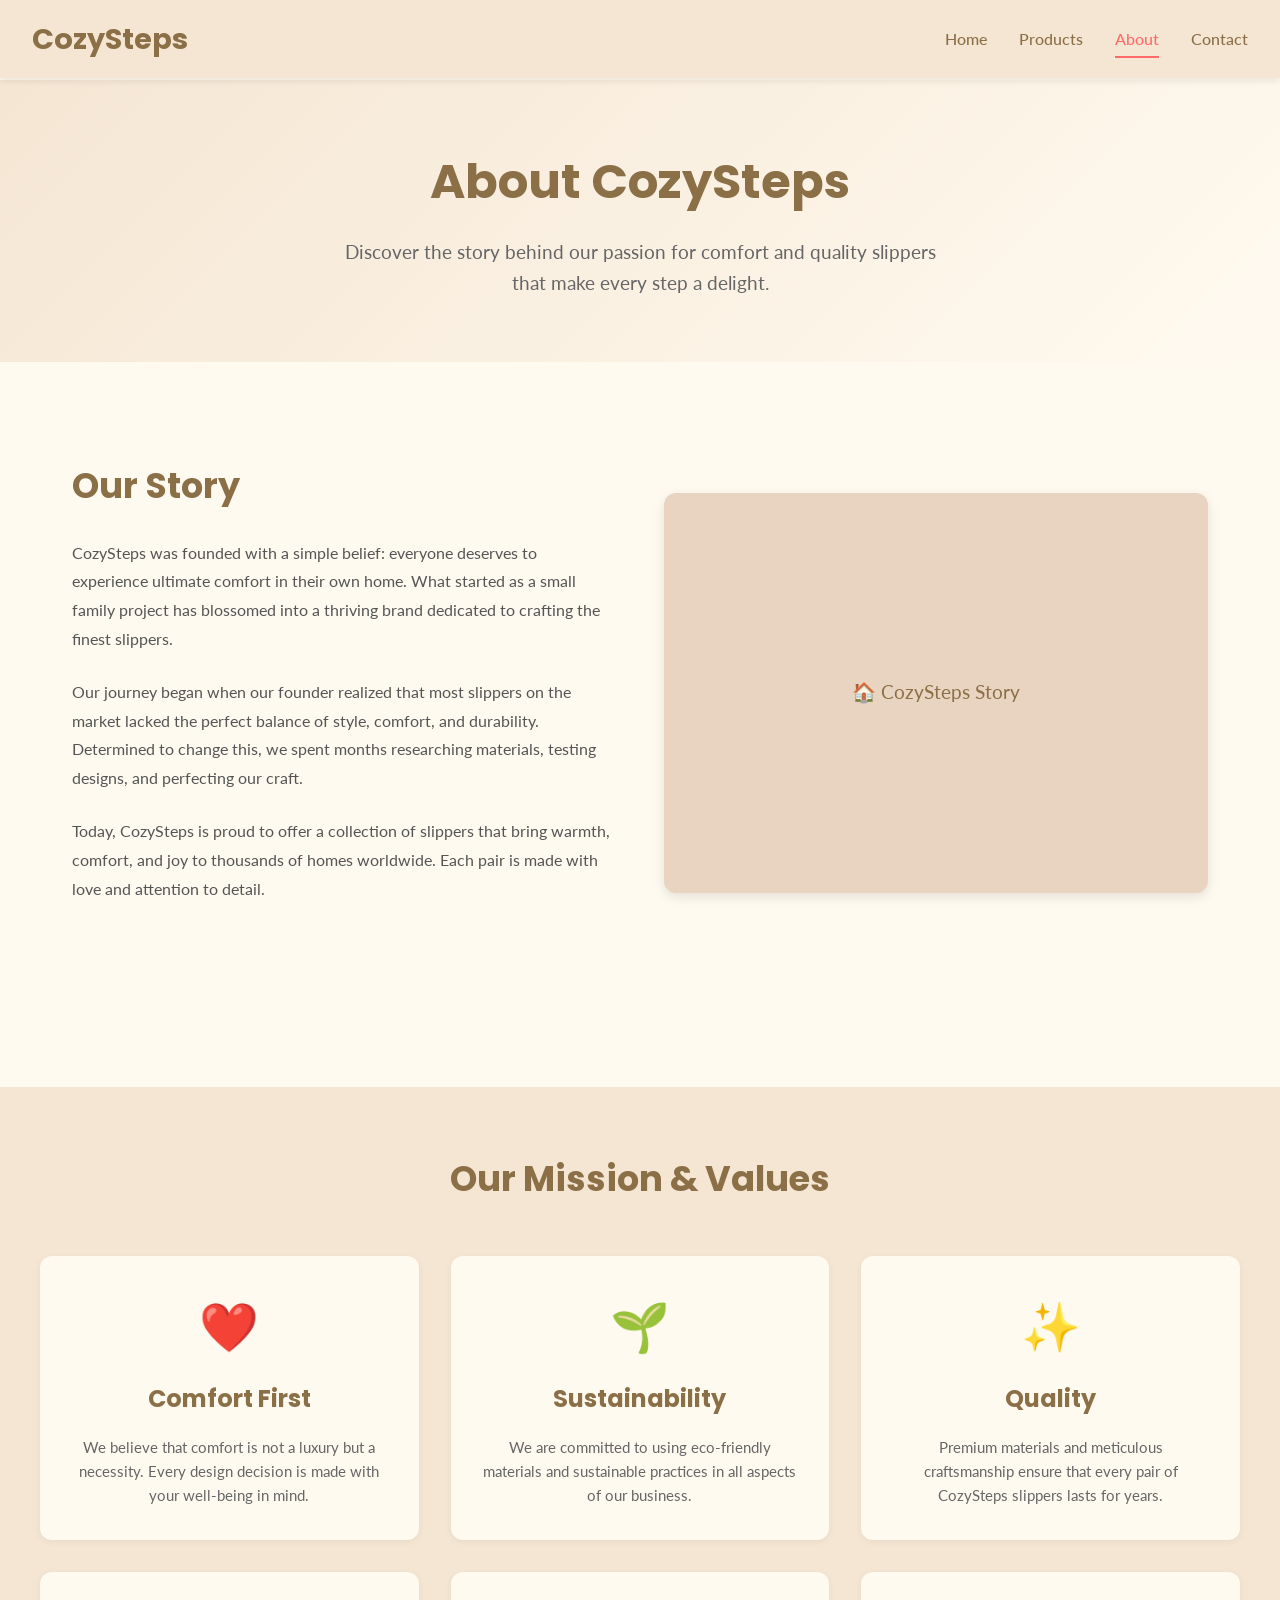
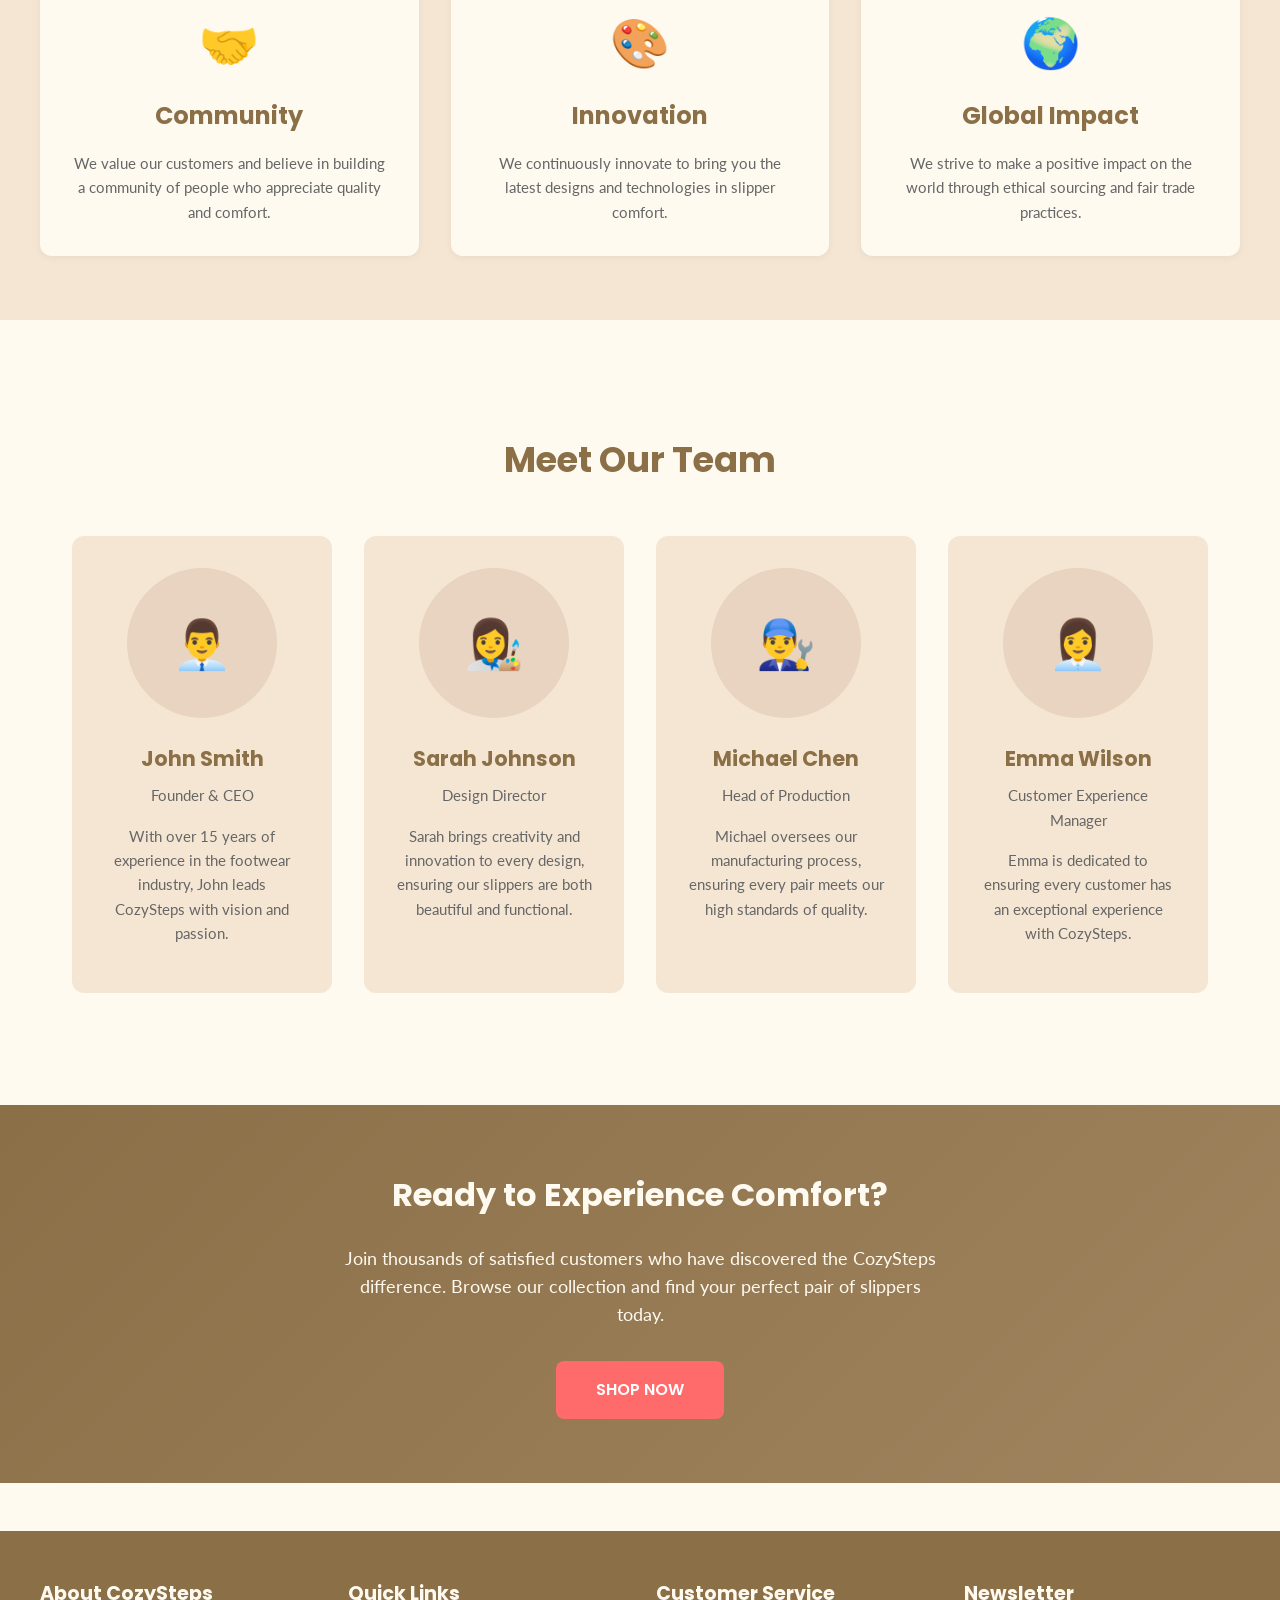
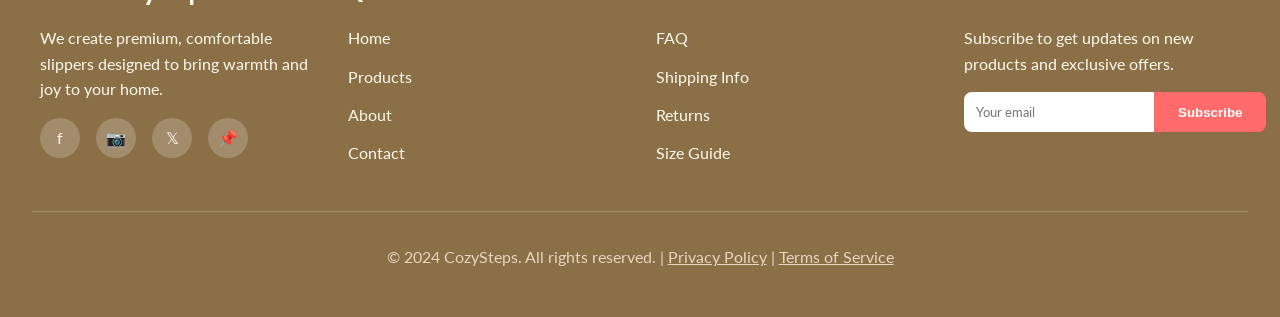
<file: output/about.html>
<!DOCTYPE html>
<html lang="en">
<head>
    <meta charset="UTF-8">
    <meta name="viewport" content="width=device-width, initial-scale=1.0">
    <title>About Us - CozySteps Slippers</title>
    <link rel="preconnect" href="https://fonts.googleapis.com">
    <link rel="preconnect" href="https://fonts.gstatic.com" crossorigin>
    <link href="https://fonts.googleapis.com/css2?family=Poppins:wght@600;700&family=Lato:wght@400;500&display=swap" rel="stylesheet">
    <style>
        * {
            margin: 0;
            padding: 0;
            box-sizing: border-box;
        }

        body {
            font-family: 'Lato', sans-serif;
            background-color: #FFFAF0;
            color: #333;
            line-height: 1.6;
        }

        /* Navigation Bar */
        nav {
            background-color: #F5E6D3;
            padding: 1rem 2rem;
            display: flex;
            justify-content: space-between;
            align-items: center;
            position: fixed;
            width: 100%;
            top: 0;
            z-index: 1000;
            box-shadow: 0 2px 8px rgba(0, 0, 0, 0.1);
        }

        .logo {
            font-family: 'Poppins', sans-serif;
            font-size: 1.8rem;
            font-weight: 700;
            color: #8B6F47;
            text-decoration: none;
        }

        .nav-menu {
            display: flex;
            list-style: none;
            gap: 2rem;
        }

        .nav-menu a {
            text-decoration: none;
            color: #8B6F47;
            font-weight: 500;
            transition: color 0.3s ease;
        }

        .nav-menu a:hover {
            color: #FF6B6B;
        }

        .nav-menu a.active {
            color: #FF6B6B;
            border-bottom: 2px solid #FF6B6B;
            padding-bottom: 0.5rem;
        }

        /* Main Content */
        main {
            margin-top: 80px;
            padding: 0;
        }

        /* Hero Section */
        .hero {
            background: linear-gradient(135deg, #F5E6D3 0%, #FFFAF0 100%);
            padding: 4rem 2rem;
            text-align: center;
            margin-bottom: 3rem;
        }

        .hero h1 {
            font-family: 'Poppins', sans-serif;
            font-size: 3rem;
            color: #8B6F47;
            margin-bottom: 1rem;
        }

        .hero p {
            font-size: 1.2rem;
            color: #666;
            max-width: 600px;
            margin: 0 auto;
        }

        /* About Section */
        .about-section {
            max-width: 1200px;
            margin: 0 auto;
            padding: 3rem 2rem;
        }

        .about-content {
            display: grid;
            grid-template-columns: 1fr 1fr;
            gap: 3rem;
            align-items: center;
            margin-bottom: 4rem;
        }

        .about-text h2 {
            font-family: 'Poppins', sans-serif;
            font-size: 2.2rem;
            color: #8B6F47;
            margin-bottom: 1.5rem;
        }

        .about-text p {
            font-size: 1rem;
            color: #555;
            margin-bottom: 1.5rem;
            line-height: 1.8;
        }

        .about-image {
            width: 100%;
            height: 400px;
            background-color: #E8D4C0;
            border-radius: 12px;
            display: flex;
            align-items: center;
            justify-content: center;
            color: #8B6F47;
            font-size: 1.2rem;
            box-shadow: 0 4px 12px rgba(0, 0, 0, 0.1);
        }

        /* Mission & Values Section */
        .mission-values {
            background-color: #F5E6D3;
            padding: 4rem 2rem;
            margin: 3rem 0;
        }

        .mission-values h2 {
            font-family: 'Poppins', sans-serif;
            font-size: 2.2rem;
            color: #8B6F47;
            text-align: center;
            margin-bottom: 3rem;
        }

        .values-grid {
            display: grid;
            grid-template-columns: repeat(auto-fit, minmax(280px, 1fr));
            gap: 2rem;
            max-width: 1200px;
            margin: 0 auto;
        }

        .value-card {
            background-color: #FFFAF0;
            padding: 2rem;
            border-radius: 12px;
            text-align: center;
            box-shadow: 0 2px 8px rgba(0, 0, 0, 0.05);
            transition: transform 0.3s ease, box-shadow 0.3s ease;
        }

        .value-card:hover {
            transform: translateY(-5px);
            box-shadow: 0 4px 16px rgba(0, 0, 0, 0.1);
        }

        .value-icon {
            font-size: 3rem;
            margin-bottom: 1rem;
        }

        .value-card h3 {
            font-family: 'Poppins', sans-serif;
            font-size: 1.5rem;
            color: #8B6F47;
            margin-bottom: 1rem;
        }

        .value-card p {
            font-size: 0.95rem;
            color: #666;
            line-height: 1.6;
        }

        /* Team Section */
        .team-section {
            max-width: 1200px;
            margin: 0 auto;
            padding: 4rem 2rem;
        }

        .team-section h2 {
            font-family: 'Poppins', sans-serif;
            font-size: 2.2rem;
            color: #8B6F47;
            text-align: center;
            margin-bottom: 3rem;
        }

        .team-grid {
            display: grid;
            grid-template-columns: repeat(auto-fit, minmax(250px, 1fr));
            gap: 2rem;
        }

        .team-member {
            text-align: center;
            background-color: #F5E6D3;
            padding: 2rem;
            border-radius: 12px;
            transition: transform 0.3s ease;
        }

        .team-member:hover {
            transform: translateY(-5px);
        }

        .member-image {
            width: 150px;
            height: 150px;
            background-color: #E8D4C0;
            border-radius: 50%;
            margin: 0 auto 1.5rem;
            display: flex;
            align-items: center;
            justify-content: center;
            color: #8B6F47;
            font-size: 3rem;
        }

        .team-member h3 {
            font-family: 'Poppins', sans-serif;
            font-size: 1.3rem;
            color: #8B6F47;
            margin-bottom: 0.5rem;
        }

        .team-member p {
            font-size: 0.95rem;
            color: #666;
            margin-bottom: 1rem;
        }

        /* CTA Section */
        .cta-section {
            background: linear-gradient(135deg, #8B6F47 0%, #A0845F 100%);
            color: #FFFAF0;
            padding: 4rem 2rem;
            text-align: center;
            margin: 3rem 0;
        }

        .cta-section h2 {
            font-family: 'Poppins', sans-serif;
            font-size: 2rem;
            margin-bottom: 1.5rem;
        }

        .cta-section p {
            font-size: 1.1rem;
            margin-bottom: 2rem;
            max-width: 600px;
            margin-left: auto;
            margin-right: auto;
        }

        .cta-button {
            background-color: #FF6B6B;
            color: white;
            padding: 1rem 2.5rem;
            text-decoration: none;
            border: none;
            border-radius: 8px;
            font-family: 'Poppins', sans-serif;
            font-size: 1rem;
            font-weight: 600;
            text-transform: uppercase;
            cursor: pointer;
            transition: background-color 0.3s ease, transform 0.2s ease;
            display: inline-block;
        }

        .cta-button:hover {
            background-color: #FF5252;
            transform: scale(1.05);
        }

        /* Footer */
        footer {
            background-color: #8B6F47;
            color: #FFFAF0;
            padding: 3rem 2rem;
            margin-top: 3rem;
        }

        .footer-content {
            max-width: 1200px;
            margin: 0 auto;
            display: grid;
            grid-template-columns: repeat(auto-fit, minmax(250px, 1fr));
            gap: 2rem;
            margin-bottom: 2rem;
        }

        .footer-section h3 {
            font-family: 'Poppins', sans-serif;
            font-size: 1.2rem;
            margin-bottom: 1rem;
        }

        .footer-section ul {
            list-style: none;
        }

        .footer-section ul li {
            margin-bottom: 0.8rem;
        }

        .footer-section a {
            color: #FFFAF0;
            text-decoration: none;
            transition: color 0.3s ease;
        }

        .footer-section a:hover {
            color: #FF6B6B;
        }

        .newsletter-form {
            display: flex;
            margin-top: 1rem;
        }

        .newsletter-form input {
            flex: 1;
            padding: 0.75rem;
            border: none;
            border-radius: 8px 0 0 8px;
            font-family: 'Lato', sans-serif;
        }

        .newsletter-form button {
            padding: 0.75rem 1.5rem;
            background-color: #FF6B6B;
            color: white;
            border: none;
            border-radius: 0 8px 8px 0;
            cursor: pointer;
            font-weight: 600;
            transition: background-color 0.3s ease;
        }

        .newsletter-form button:hover {
            background-color: #FF5252;
        }

        .social-links {
            display: flex;
            gap: 1rem;
            margin-top: 1rem;
        }

        .social-links a {
            display: inline-flex;
            align-items: center;
            justify-content: center;
            width: 40px;
            height: 40px;
            background-color: rgba(255, 255, 255, 0.2);
            border-radius: 50%;
            transition: background-color 0.3s ease;
        }

        .social-links a:hover {
            background-color: #FF6B6B;
        }

        .footer-bottom {
            border-top: 1px solid rgba(255, 255, 255, 0.2);
            padding-top: 2rem;
            text-align: center;
            color: #E8D4C0;
        }

        /* Responsive Design */
        @media (max-width: 768px) {
            nav {
                padding: 1rem;
            }

            .logo {
                font-size: 1.5rem;
            }

            .nav-menu {
                gap: 1rem;
                font-size: 0.9rem;
            }

            main {
                margin-top: 70px;
            }

            .hero h1 {
                font-size: 2rem;
            }

            .hero p {
                font-size: 1rem;
            }

            .about-content {
                grid-template-columns: 1fr;
                gap: 2rem;
            }

            .about-image {
                height: 300px;
            }

            .about-text h2 {
                font-size: 1.8rem;
            }

            .mission-values h2,
            .team-section h2 {
                font-size: 1.8rem;
            }

            .values-grid {
                grid-template-columns: 1fr;
            }

            .team-grid {
                grid-template-columns: 1fr;
            }

            .cta-section h2 {
                font-size: 1.5rem;
            }

            .cta-section p {
                font-size: 1rem;
            }
        }

        @media (max-width: 480px) {
            nav {
                flex-direction: column;
                gap: 1rem;
            }

            .nav-menu {
                flex-direction: column;
                gap: 0.5rem;
                text-align: center;
            }

            .hero {
                padding: 2rem 1rem;
            }

            .hero h1 {
                font-size: 1.5rem;
            }

            .about-section,
            .team-section {
                padding: 2rem 1rem;
            }

            .mission-values {
                padding: 2rem 1rem;
            }

            .values-grid,
            .team-grid {
                gap: 1.5rem;
            }

            .cta-button {
                padding: 0.8rem 2rem;
                font-size: 0.9rem;
            }

            .footer-content {
                grid-template-columns: 1fr;
                gap: 1.5rem;
            }
        }
    </style>
</head>
<body>
    <!-- Navigation Bar -->
    <nav>
        <a href="index.html" class="logo">CozySteps</a>
        <ul class="nav-menu">
            <li><a href="index.html">Home</a></li>
            <li><a href="products.html">Products</a></li>
            <li><a href="about.html" class="active">About</a></li>
            <li><a href="contact.html">Contact</a></li>
        </ul>
    </nav>

    <!-- Main Content -->
    <main>
        <!-- Hero Section -->
        <section class="hero">
            <h1>About CozySteps</h1>
            <p>Discover the story behind our passion for comfort and quality slippers that make every step a delight.</p>
        </section>

        <!-- About Section -->
        <section class="about-section">
            <div class="about-content">
                <div class="about-text">
                    <h2>Our Story</h2>
                    <p>CozySteps was founded with a simple belief: everyone deserves to experience ultimate comfort in their own home. What started as a small family project has blossomed into a thriving brand dedicated to crafting the finest slippers.</p>
                    <p>Our journey began when our founder realized that most slippers on the market lacked the perfect balance of style, comfort, and durability. Determined to change this, we spent months researching materials, testing designs, and perfecting our craft.</p>
                    <p>Today, CozySteps is proud to offer a collection of slippers that bring warmth, comfort, and joy to thousands of homes worldwide. Each pair is made with love and attention to detail.</p>
                </div>
                <div class="about-image">🏠 CozySteps Story</div>
            </div>
        </section>

        <!-- Mission & Values Section -->
        <section class="mission-values">
            <h2>Our Mission & Values</h2>
            <div class="values-grid">
                <div class="value-card">
                    <div class="value-icon">❤️</div>
                    <h3>Comfort First</h3>
                    <p>We believe that comfort is not a luxury but a necessity. Every design decision is made with your well-being in mind.</p>
                </div>
                <div class="value-card">
                    <div class="value-icon">🌱</div>
                    <h3>Sustainability</h3>
                    <p>We are committed to using eco-friendly materials and sustainable practices in all aspects of our business.</p>
                </div>
                <div class="value-card">
                    <div class="value-icon">✨</div>
                    <h3>Quality</h3>
                    <p>Premium materials and meticulous craftsmanship ensure that every pair of CozySteps slippers lasts for years.</p>
                </div>
                <div class="value-card">
                    <div class="value-icon">🤝</div>
                    <h3>Community</h3>
                    <p>We value our customers and believe in building a community of people who appreciate quality and comfort.</p>
                </div>
                <div class="value-card">
                    <div class="value-icon">🎨</div>
                    <h3>Innovation</h3>
                    <p>We continuously innovate to bring you the latest designs and technologies in slipper comfort.</p>
                </div>
                <div class="value-card">
                    <div class="value-icon">🌍</div>
                    <h3>Global Impact</h3>
                    <p>We strive to make a positive impact on the world through ethical sourcing and fair trade practices.</p>
                </div>
            </div>
        </section>

        <!-- Team Section -->
        <section class="team-section">
            <h2>Meet Our Team</h2>
            <div class="team-grid">
                <div class="team-member">
                    <div class="member-image">👨‍💼</div>
                    <h3>John Smith</h3>
                    <p>Founder & CEO</p>
                    <p>With over 15 years of experience in the footwear industry, John leads CozySteps with vision and passion.</p>
                </div>
                <div class="team-member">
                    <div class="member-image">👩‍🎨</div>
                    <h3>Sarah Johnson</h3>
                    <p>Design Director</p>
                    <p>Sarah brings creativity and innovation to every design, ensuring our slippers are both beautiful and functional.</p>
                </div>
                <div class="team-member">
                    <div class="member-image">👨‍🔧</div>
                    <h3>Michael Chen</h3>
                    <p>Head of Production</p>
                    <p>Michael oversees our manufacturing process, ensuring every pair meets our high standards of quality.</p>
                </div>
                <div class="team-member">
                    <div class="member-image">👩‍💼</div>
                    <h3>Emma Wilson</h3>
                    <p>Customer Experience Manager</p>
                    <p>Emma is dedicated to ensuring every customer has an exceptional experience with CozySteps.</p>
                </div>
            </div>
        </section>

        <!-- CTA Section -->
        <section class="cta-section">
            <h2>Ready to Experience Comfort?</h2>
            <p>Join thousands of satisfied customers who have discovered the CozySteps difference. Browse our collection and find your perfect pair of slippers today.</p>
            <a href="products.html" class="cta-button">Shop Now</a>
        </section>
    </main>

    <!-- Footer -->
    <footer>
        <div class="footer-content">
            <div class="footer-section">
                <h3>About CozySteps</h3>
                <p>We create premium, comfortable slippers designed to bring warmth and joy to your home.</p>
                <div class="social-links">
                    <a href="#" title="Facebook">f</a>
                    <a href="#" title="Instagram">📷</a>
                    <a href="#" title="Twitter">𝕏</a>
                    <a href="#" title="Pinterest">📌</a>
                </div>
            </div>
            <div class="footer-section">
                <h3>Quick Links</h3>
                <ul>
                    <li><a href="index.html">Home</a></li>
                    <li><a href="products.html">Products</a></li>
                    <li><a href="about.html">About</a></li>
                    <li><a href="contact.html">Contact</a></li>
                </ul>
            </div>
            <div class="footer-section">
                <h3>Customer Service</h3>
                <ul>
                    <li><a href="#">FAQ</a></li>
                    <li><a href="#">Shipping Info</a></li>
                    <li><a href="#">Returns</a></li>
                    <li><a href="#">Size Guide</a></li>
                </ul>
            </div>
            <div class="footer-section">
                <h3>Newsletter</h3>
                <p>Subscribe to get updates on new products and exclusive offers.</p>
                <form class="newsletter-form">
                    <input type="email" placeholder="Your email" required>
                    <button type="submit">Subscribe</button>
                </form>
            </div>
        </div>
        <div class="footer-bottom">
            <p>&copy; 2024 CozySteps. All rights reserved. | <a href="#" style="color: #E8D4C0;">Privacy Policy</a> | <a href="#" style="color: #E8D4C0;">Terms of Service</a></p>
        </div>
    </footer>
</body>
</html>
</file>
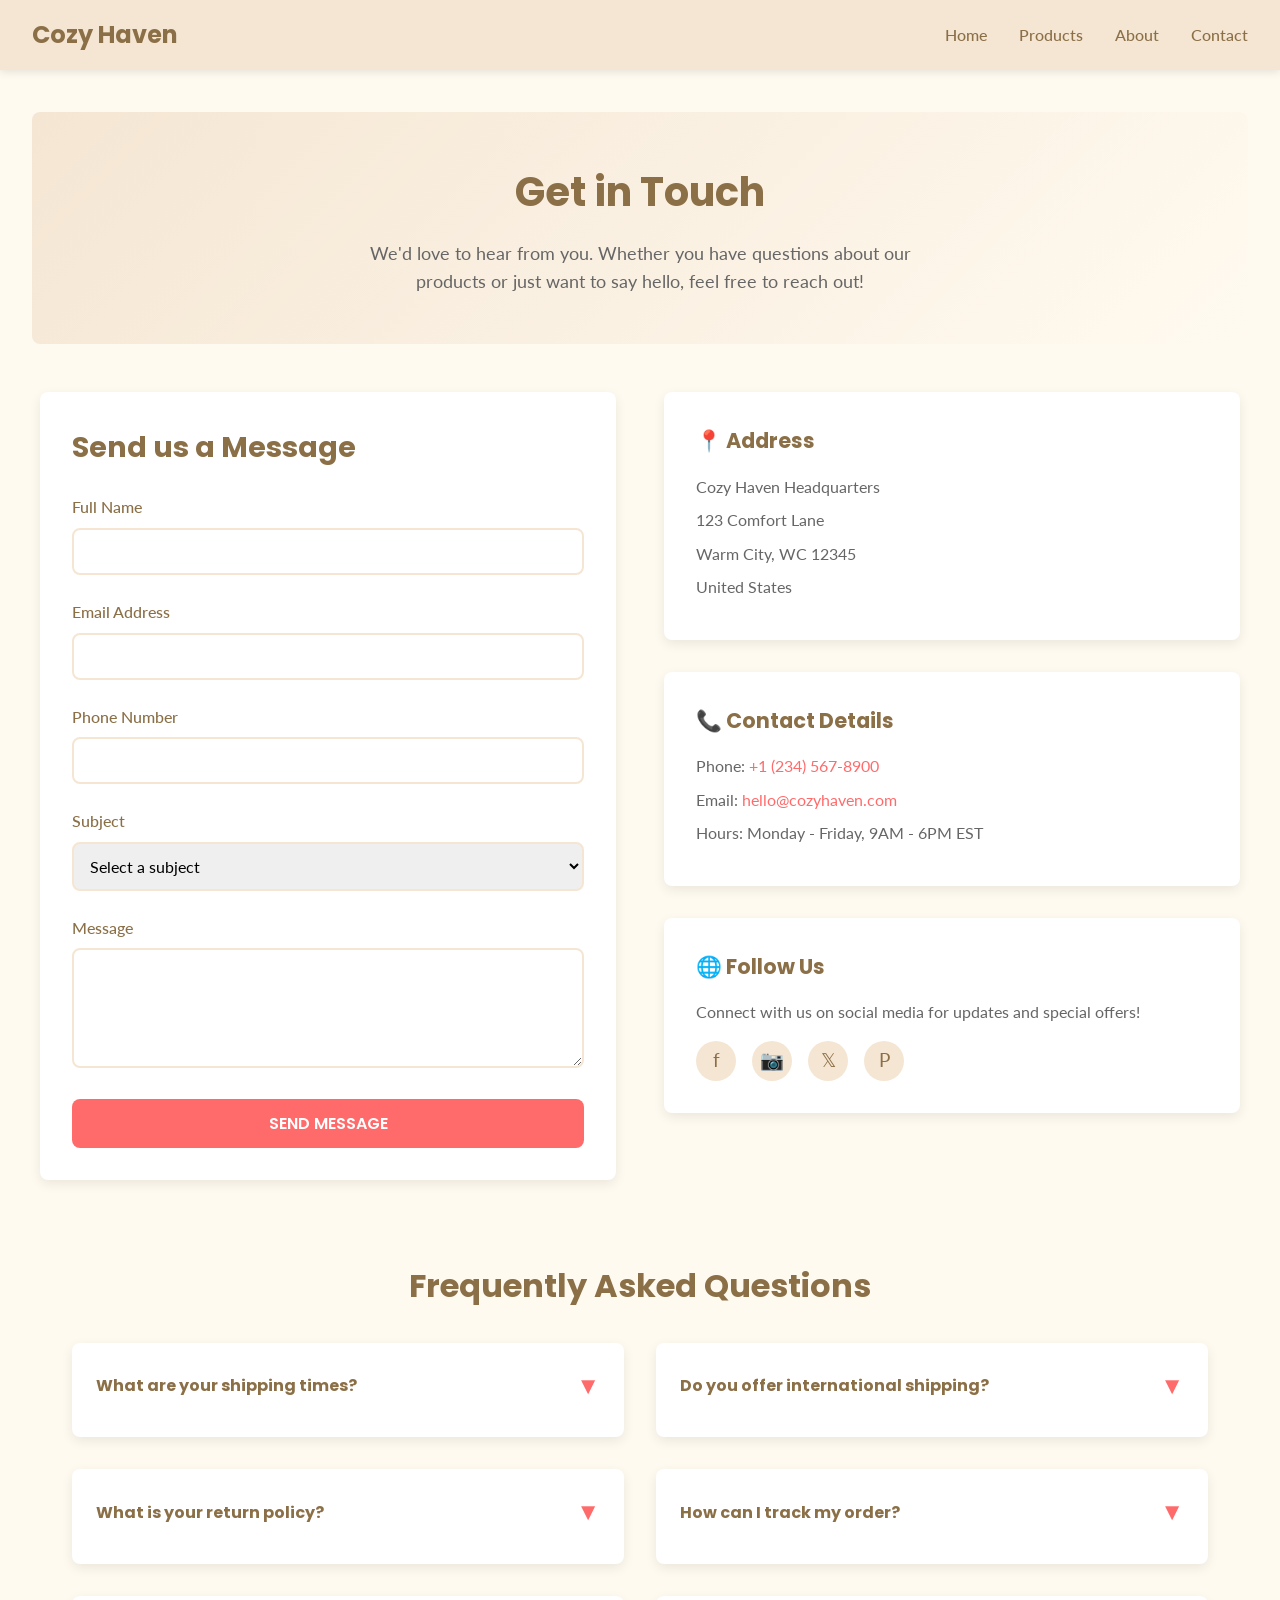
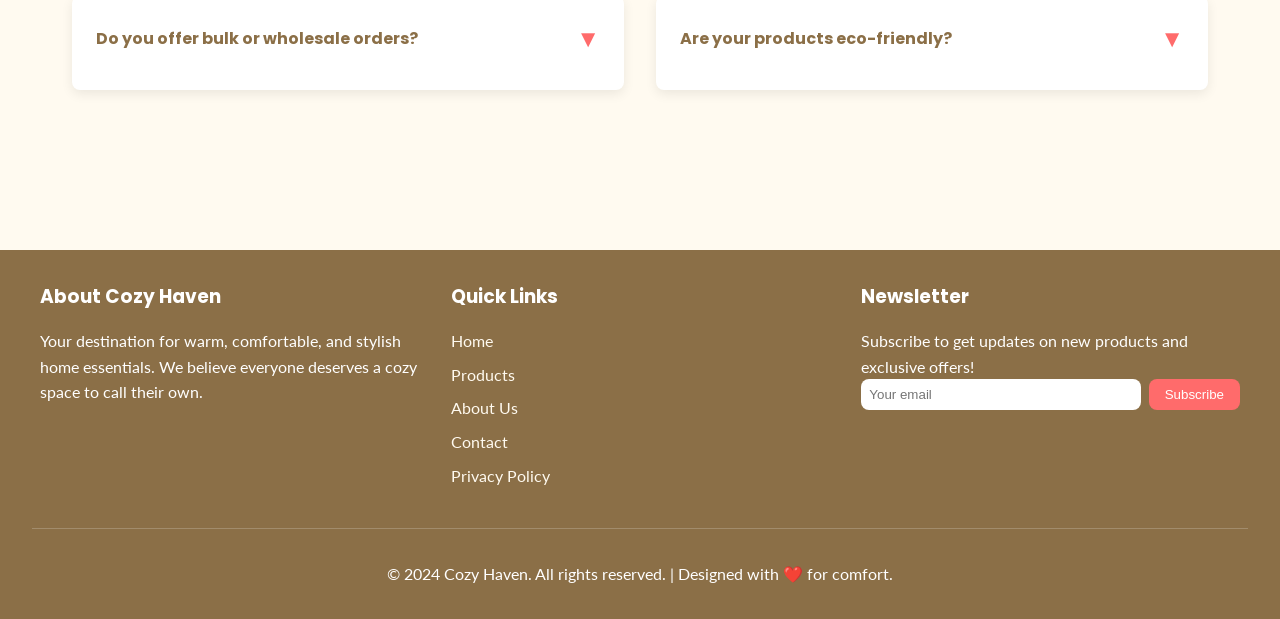
<file: output/contact.html>
<!DOCTYPE html>
<html lang="en">
<head>
    <meta charset="UTF-8">
    <meta name="viewport" content="width=device-width, initial-scale=1.0">
    <title>Contact Us - Cozy Haven</title>
    <link href="https://fonts.googleapis.com/css2?family=Poppins:wght@600;700&family=Lato:wght@400;500&display=swap" rel="stylesheet">
    <style>
        * {
            margin: 0;
            padding: 0;
            box-sizing: border-box;
        }

        body {
            font-family: 'Lato', sans-serif;
            background-color: #FFFAF0;
            color: #333;
            line-height: 1.6;
        }

        /* Navigation */
        nav {
            position: fixed;
            top: 0;
            width: 100%;
            background-color: #F5E6D3;
            padding: 1rem 2rem;
            display: flex;
            justify-content: space-between;
            align-items: center;
            box-shadow: 0 2px 8px rgba(0, 0, 0, 0.1);
            z-index: 1000;
        }

        .logo {
            font-family: 'Poppins', sans-serif;
            font-size: 1.5rem;
            font-weight: 700;
            color: #8B6F47;
        }

        .nav-menu {
            display: flex;
            list-style: none;
            gap: 2rem;
        }

        .nav-menu a {
            text-decoration: none;
            color: #8B6F47;
            font-weight: 500;
            transition: color 0.3s ease;
        }

        .nav-menu a:hover {
            color: #FF6B6B;
        }

        /* Main Content */
        main {
            margin-top: 80px;
            padding: 2rem;
        }

        .hero-section {
            text-align: center;
            padding: 3rem 2rem;
            background: linear-gradient(135deg, #F5E6D3 0%, #FFFAF0 100%);
            border-radius: 8px;
            margin-bottom: 3rem;
        }

        .hero-section h1 {
            font-family: 'Poppins', sans-serif;
            font-size: 2.5rem;
            color: #8B6F47;
            margin-bottom: 1rem;
        }

        .hero-section p {
            font-size: 1.1rem;
            color: #666;
            max-width: 600px;
            margin: 0 auto;
        }

        .contact-container {
            max-width: 1200px;
            margin: 0 auto;
            display: grid;
            grid-template-columns: 1fr 1fr;
            gap: 3rem;
        }

        /* Contact Form */
        .contact-form {
            background-color: white;
            padding: 2rem;
            border-radius: 8px;
            box-shadow: 0 4px 12px rgba(0, 0, 0, 0.08);
        }

        .contact-form h2 {
            font-family: 'Poppins', sans-serif;
            font-size: 1.8rem;
            color: #8B6F47;
            margin-bottom: 1.5rem;
        }

        .form-group {
            margin-bottom: 1.5rem;
        }

        .form-group label {
            display: block;
            margin-bottom: 0.5rem;
            color: #8B6F47;
            font-weight: 500;
        }

        .form-group input,
        .form-group textarea,
        .form-group select {
            width: 100%;
            padding: 0.75rem;
            border: 2px solid #F5E6D3;
            border-radius: 8px;
            font-family: 'Lato', sans-serif;
            font-size: 1rem;
            transition: border-color 0.3s ease;
        }

        .form-group input:focus,
        .form-group textarea:focus,
        .form-group select:focus {
            outline: none;
            border-color: #FF6B6B;
            box-shadow: 0 0 8px rgba(255, 107, 107, 0.2);
        }

        .form-group textarea {
            resize: vertical;
            min-height: 120px;
        }

        .submit-btn {
            background-color: #FF6B6B;
            color: white;
            padding: 0.75rem 2rem;
            border: none;
            border-radius: 8px;
            font-family: 'Poppins', sans-serif;
            font-size: 1rem;
            font-weight: 600;
            text-transform: uppercase;
            cursor: pointer;
            transition: all 0.3s ease;
            width: 100%;
        }

        .submit-btn:hover {
            background-color: #E55555;
            transform: translateY(-2px);
            box-shadow: 0 6px 16px rgba(255, 107, 107, 0.3);
        }

        /* Contact Information */
        .contact-info {
            display: flex;
            flex-direction: column;
            gap: 2rem;
        }

        .info-card {
            background-color: white;
            padding: 2rem;
            border-radius: 8px;
            box-shadow: 0 4px 12px rgba(0, 0, 0, 0.08);
        }

        .info-card h3 {
            font-family: 'Poppins', sans-serif;
            font-size: 1.3rem;
            color: #8B6F47;
            margin-bottom: 1rem;
        }

        .info-card p {
            color: #666;
            margin-bottom: 0.5rem;
        }

        .info-card a {
            color: #FF6B6B;
            text-decoration: none;
            transition: color 0.3s ease;
        }

        .info-card a:hover {
            color: #E55555;
        }

        .social-links {
            display: flex;
            gap: 1rem;
            margin-top: 1rem;
        }

        .social-links a {
            display: inline-flex;
            align-items: center;
            justify-content: center;
            width: 40px;
            height: 40px;
            background-color: #F5E6D3;
            color: #8B6F47;
            border-radius: 50%;
            text-decoration: none;
            transition: all 0.3s ease;
            font-size: 1.2rem;
        }

        .social-links a:hover {
            background-color: #FF6B6B;
            color: white;
            transform: translateY(-3px);
        }

        /* FAQ Section */
        .faq-section {
            max-width: 1200px;
            margin: 3rem auto;
            padding: 2rem;
        }

        .faq-section h2 {
            font-family: 'Poppins', sans-serif;
            font-size: 2rem;
            color: #8B6F47;
            text-align: center;
            margin-bottom: 2rem;
        }

        .faq-container {
            display: grid;
            grid-template-columns: 1fr 1fr;
            gap: 2rem;
        }

        .faq-item {
            background-color: white;
            padding: 1.5rem;
            border-radius: 8px;
            box-shadow: 0 4px 12px rgba(0, 0, 0, 0.08);
        }

        .faq-item h4 {
            font-family: 'Poppins', sans-serif;
            color: #8B6F47;
            margin-bottom: 0.5rem;
            cursor: pointer;
            display: flex;
            justify-content: space-between;
            align-items: center;
        }

        .faq-item p {
            color: #666;
            display: none;
        }

        .faq-item.active p {
            display: block;
        }

        .faq-toggle {
            font-size: 1.5rem;
            color: #FF6B6B;
            transition: transform 0.3s ease;
        }

        .faq-item.active .faq-toggle {
            transform: rotate(180deg);
        }

        /* Footer */
        footer {
            background-color: #8B6F47;
            color: white;
            padding: 2rem;
            margin-top: 3rem;
        }

        .footer-content {
            max-width: 1200px;
            margin: 0 auto;
            display: grid;
            grid-template-columns: 1fr 1fr 1fr;
            gap: 2rem;
            margin-bottom: 2rem;
        }

        .footer-section h3 {
            font-family: 'Poppins', sans-serif;
            margin-bottom: 1rem;
        }

        .footer-section ul {
            list-style: none;
        }

        .footer-section ul li {
            margin-bottom: 0.5rem;
        }

        .footer-section a {
            color: #FFFAF0;
            text-decoration: none;
            transition: color 0.3s ease;
        }

        .footer-section a:hover {
            color: #FF6B6B;
        }

        .newsletter-form {
            display: flex;
            gap: 0.5rem;
        }

        .newsletter-form input {
            flex: 1;
            padding: 0.5rem;
            border: none;
            border-radius: 8px;
        }

        .newsletter-form button {
            padding: 0.5rem 1rem;
            background-color: #FF6B6B;
            color: white;
            border: none;
            border-radius: 8px;
            cursor: pointer;
            transition: background-color 0.3s ease;
        }

        .newsletter-form button:hover {
            background-color: #E55555;
        }

        .footer-bottom {
            text-align: center;
            border-top: 1px solid rgba(255, 255, 255, 0.2);
            padding-top: 2rem;
        }

        /* Responsive Design */
        @media (max-width: 768px) {
            nav {
                flex-direction: column;
                gap: 1rem;
            }

            .nav-menu {
                gap: 1rem;
            }

            main {
                margin-top: 150px;
            }

            .hero-section h1 {
                font-size: 2rem;
            }

            .contact-container {
                grid-template-columns: 1fr;
            }

            .faq-container {
                grid-template-columns: 1fr;
            }

            .footer-content {
                grid-template-columns: 1fr;
            }
        }

        @media (max-width: 480px) {
            nav {
                padding: 1rem;
            }

            .logo {
                font-size: 1.2rem;
            }

            .nav-menu {
                flex-direction: column;
                gap: 0.5rem;
            }

            .hero-section h1 {
                font-size: 1.5rem;
            }

            .hero-section p {
                font-size: 0.95rem;
            }

            .contact-form,
            .info-card {
                padding: 1rem;
            }

            main {
                padding: 1rem;
            }
        }
    </style>
</head>
<body>
    <!-- Navigation -->
    <nav>
        <div class="logo">Cozy Haven</div>
        <ul class="nav-menu">
            <li><a href="index.html">Home</a></li>
            <li><a href="products.html">Products</a></li>
            <li><a href="about.html">About</a></li>
            <li><a href="contact.html">Contact</a></li>
        </ul>
    </nav>

    <!-- Main Content -->
    <main>
        <!-- Hero Section -->
        <section class="hero-section">
            <h1>Get in Touch</h1>
            <p>We'd love to hear from you. Whether you have questions about our products or just want to say hello, feel free to reach out!</p>
        </section>

        <!-- Contact Section -->
        <div class="contact-container">
            <!-- Contact Form -->
            <form class="contact-form" id="contactForm">
                <h2>Send us a Message</h2>
                <div class="form-group">
                    <label for="name">Full Name</label>
                    <input type="text" id="name" name="name" required>
                </div>
                <div class="form-group">
                    <label for="email">Email Address</label>
                    <input type="email" id="email" name="email" required>
                </div>
                <div class="form-group">
                    <label for="phone">Phone Number</label>
                    <input type="tel" id="phone" name="phone">
                </div>
                <div class="form-group">
                    <label for="subject">Subject</label>
                    <select id="subject" name="subject" required>
                        <option value="">Select a subject</option>
                        <option value="product-inquiry">Product Inquiry</option>
                        <option value="order-issue">Order Issue</option>
                        <option value="feedback">Feedback</option>
                        <option value="partnership">Partnership</option>
                        <option value="other">Other</option>
                    </select>
                </div>
                <div class="form-group">
                    <label for="message">Message</label>
                    <textarea id="message" name="message" required></textarea>
                </div>
                <button type="submit" class="submit-btn">Send Message</button>
            </form>

            <!-- Contact Information -->
            <div class="contact-info">
                <div class="info-card">
                    <h3>📍 Address</h3>
                    <p>Cozy Haven Headquarters</p>
                    <p>123 Comfort Lane</p>
                    <p>Warm City, WC 12345</p>
                    <p>United States</p>
                </div>

                <div class="info-card">
                    <h3>📞 Contact Details</h3>
                    <p>Phone: <a href="tel:+1234567890">+1 (234) 567-8900</a></p>
                    <p>Email: <a href="mailto:hello@cozyhaven.com">hello@cozyhaven.com</a></p>
                    <p>Hours: Monday - Friday, 9AM - 6PM EST</p>
                </div>

                <div class="info-card">
                    <h3>🌐 Follow Us</h3>
                    <p>Connect with us on social media for updates and special offers!</p>
                    <div class="social-links">
                        <a href="#" title="Facebook">f</a>
                        <a href="#" title="Instagram">📷</a>
                        <a href="#" title="Twitter">𝕏</a>
                        <a href="#" title="Pinterest">P</a>
                    </div>
                </div>
            </div>
        </div>

        <!-- FAQ Section -->
        <section class="faq-section">
            <h2>Frequently Asked Questions</h2>
            <div class="faq-container">
                <div class="faq-item">
                    <h4>What are your shipping times? <span class="faq-toggle">▼</span></h4>
                    <p>We typically ship orders within 2-3 business days. Delivery times vary based on your location, but most orders arrive within 5-7 business days.</p>
                </div>
                <div class="faq-item">
                    <h4>Do you offer international shipping? <span class="faq-toggle">▼</span></h4>
                    <p>Yes! We ship to over 50 countries worldwide. International shipping rates and times vary by destination. Contact us for a quote.</p>
                </div>
                <div class="faq-item">
                    <h4>What is your return policy? <span class="faq-toggle">▼</span></h4>
                    <p>We offer a 30-day money-back guarantee on all products. If you're not satisfied, simply return the item in its original condition for a full refund.</p>
                </div>
                <div class="faq-item">
                    <h4>How can I track my order? <span class="faq-toggle">▼</span></h4>
                    <p>Once your order ships, you'll receive a tracking number via email. You can use this to monitor your package's progress in real-time.</p>
                </div>
                <div class="faq-item">
                    <h4>Do you offer bulk or wholesale orders? <span class="faq-toggle">▼</span></h4>
                    <p>Yes! We'd love to work with businesses and organizations. Please email us at wholesale@cozyhaven.com for bulk pricing and terms.</p>
                </div>
                <div class="faq-item">
                    <h4>Are your products eco-friendly? <span class="faq-toggle">▼</span></h4>
                    <p>We're committed to sustainability. Most of our products are made with eco-friendly materials and recyclable packaging. Check individual product pages for details.</p>
                </div>
            </div>
        </section>
    </main>

    <!-- Footer -->
    <footer>
        <div class="footer-content">
            <div class="footer-section">
                <h3>About Cozy Haven</h3>
                <p>Your destination for warm, comfortable, and stylish home essentials. We believe everyone deserves a cozy space to call their own.</p>
            </div>
            <div class="footer-section">
                <h3>Quick Links</h3>
                <ul>
                    <li><a href="index.html">Home</a></li>
                    <li><a href="products.html">Products</a></li>
                    <li><a href="about.html">About Us</a></li>
                    <li><a href="contact.html">Contact</a></li>
                    <li><a href="#">Privacy Policy</a></li>
                </ul>
            </div>
            <div class="footer-section">
                <h3>Newsletter</h3>
                <p>Subscribe to get updates on new products and exclusive offers!</p>
                <form class="newsletter-form">
                    <input type="email" placeholder="Your email" required>
                    <button type="submit">Subscribe</button>
                </form>
            </div>
        </div>
        <div class="footer-bottom">
            <p>&copy; 2024 Cozy Haven. All rights reserved. | Designed with ❤️ for comfort.</p>
        </div>
    </footer>

    <script>
        // Form submission
        document.getElementById('contactForm').addEventListener('submit', function(e) {
            e.preventDefault();
            alert('Thank you for your message! We will get back to you soon.');
            this.reset();
        });

        // FAQ toggle functionality
        const faqItems = document.querySelectorAll('.faq-item h4');
        faqItems.forEach(item => {
            item.addEventListener('click', function() {
                const parent = this.parentElement;
                parent.classList.toggle('active');
            });
        });

        // Newsletter form submission
        document.querySelector('.newsletter-form').addEventListener('submit', function(e) {
            e.preventDefault();
            alert('Thank you for subscribing to our newsletter!');
            this.reset();
        });
    </script>
</body>
</html>
</file>
